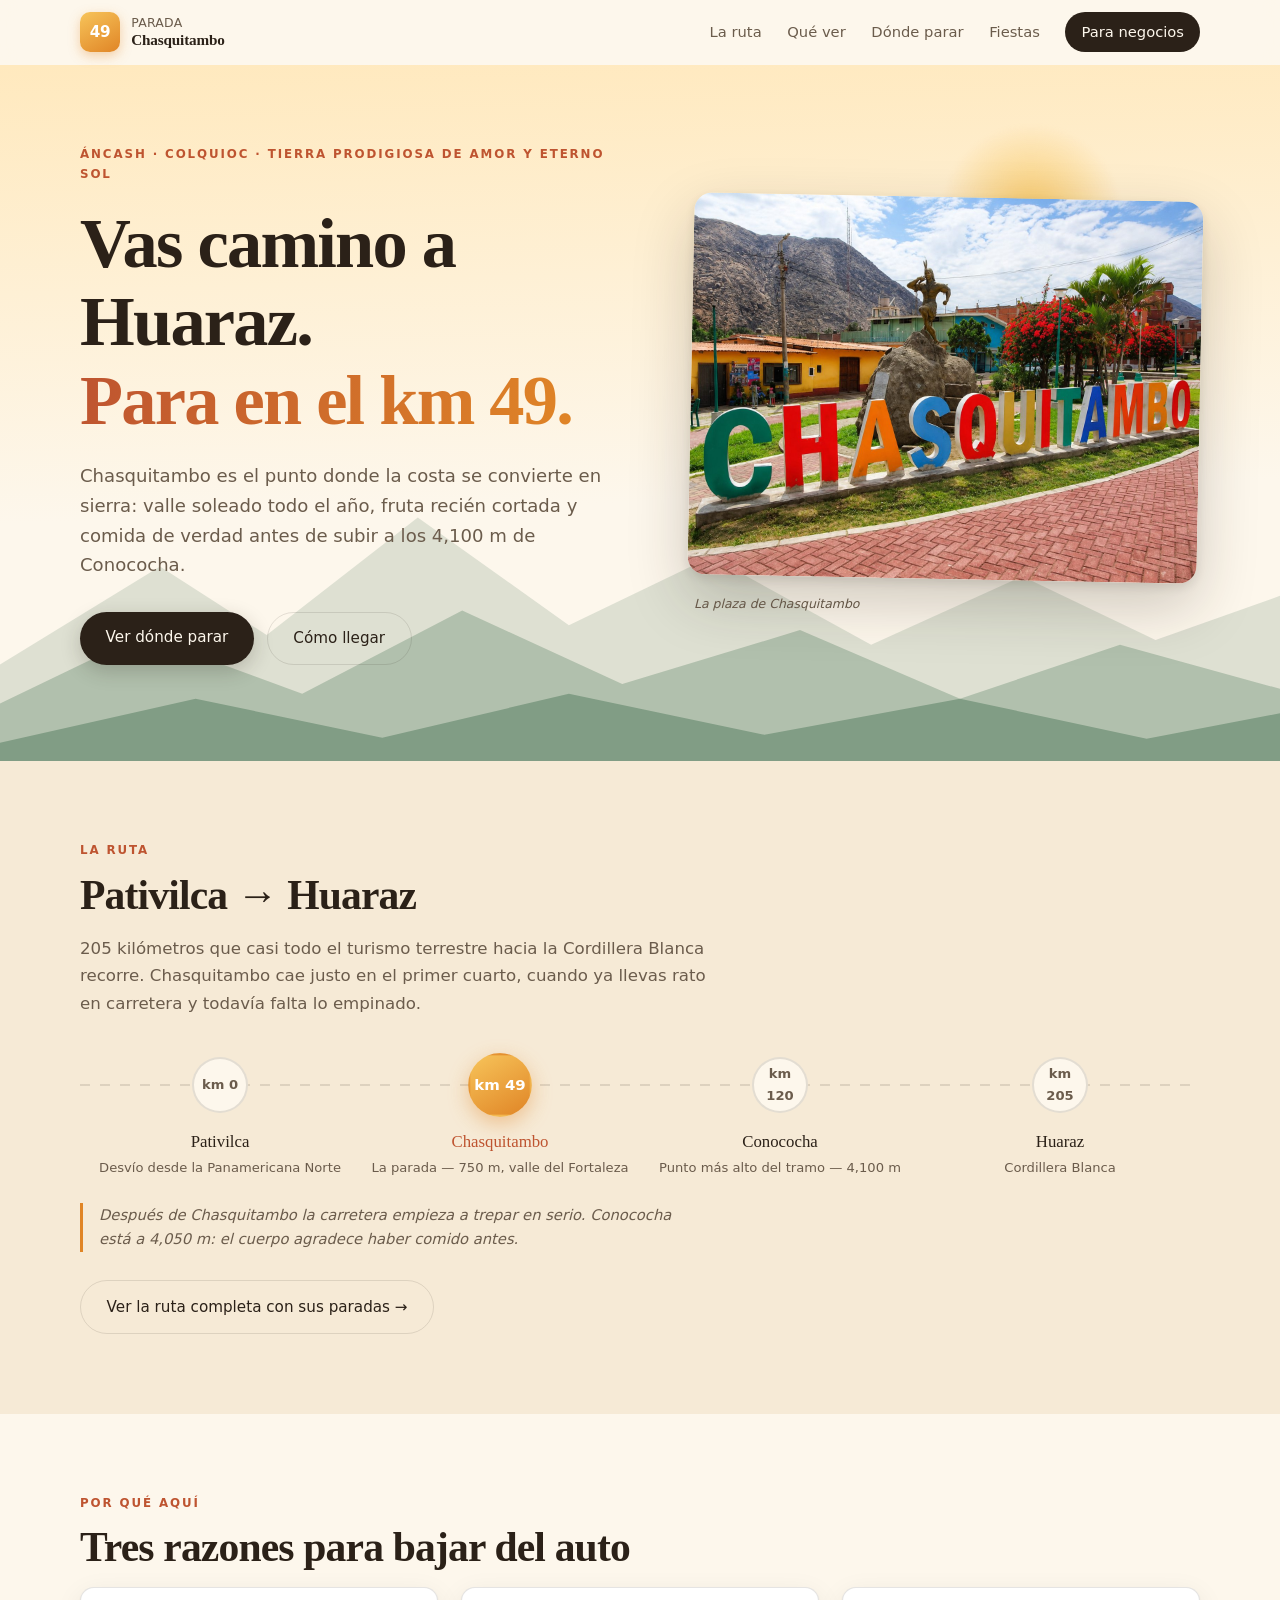
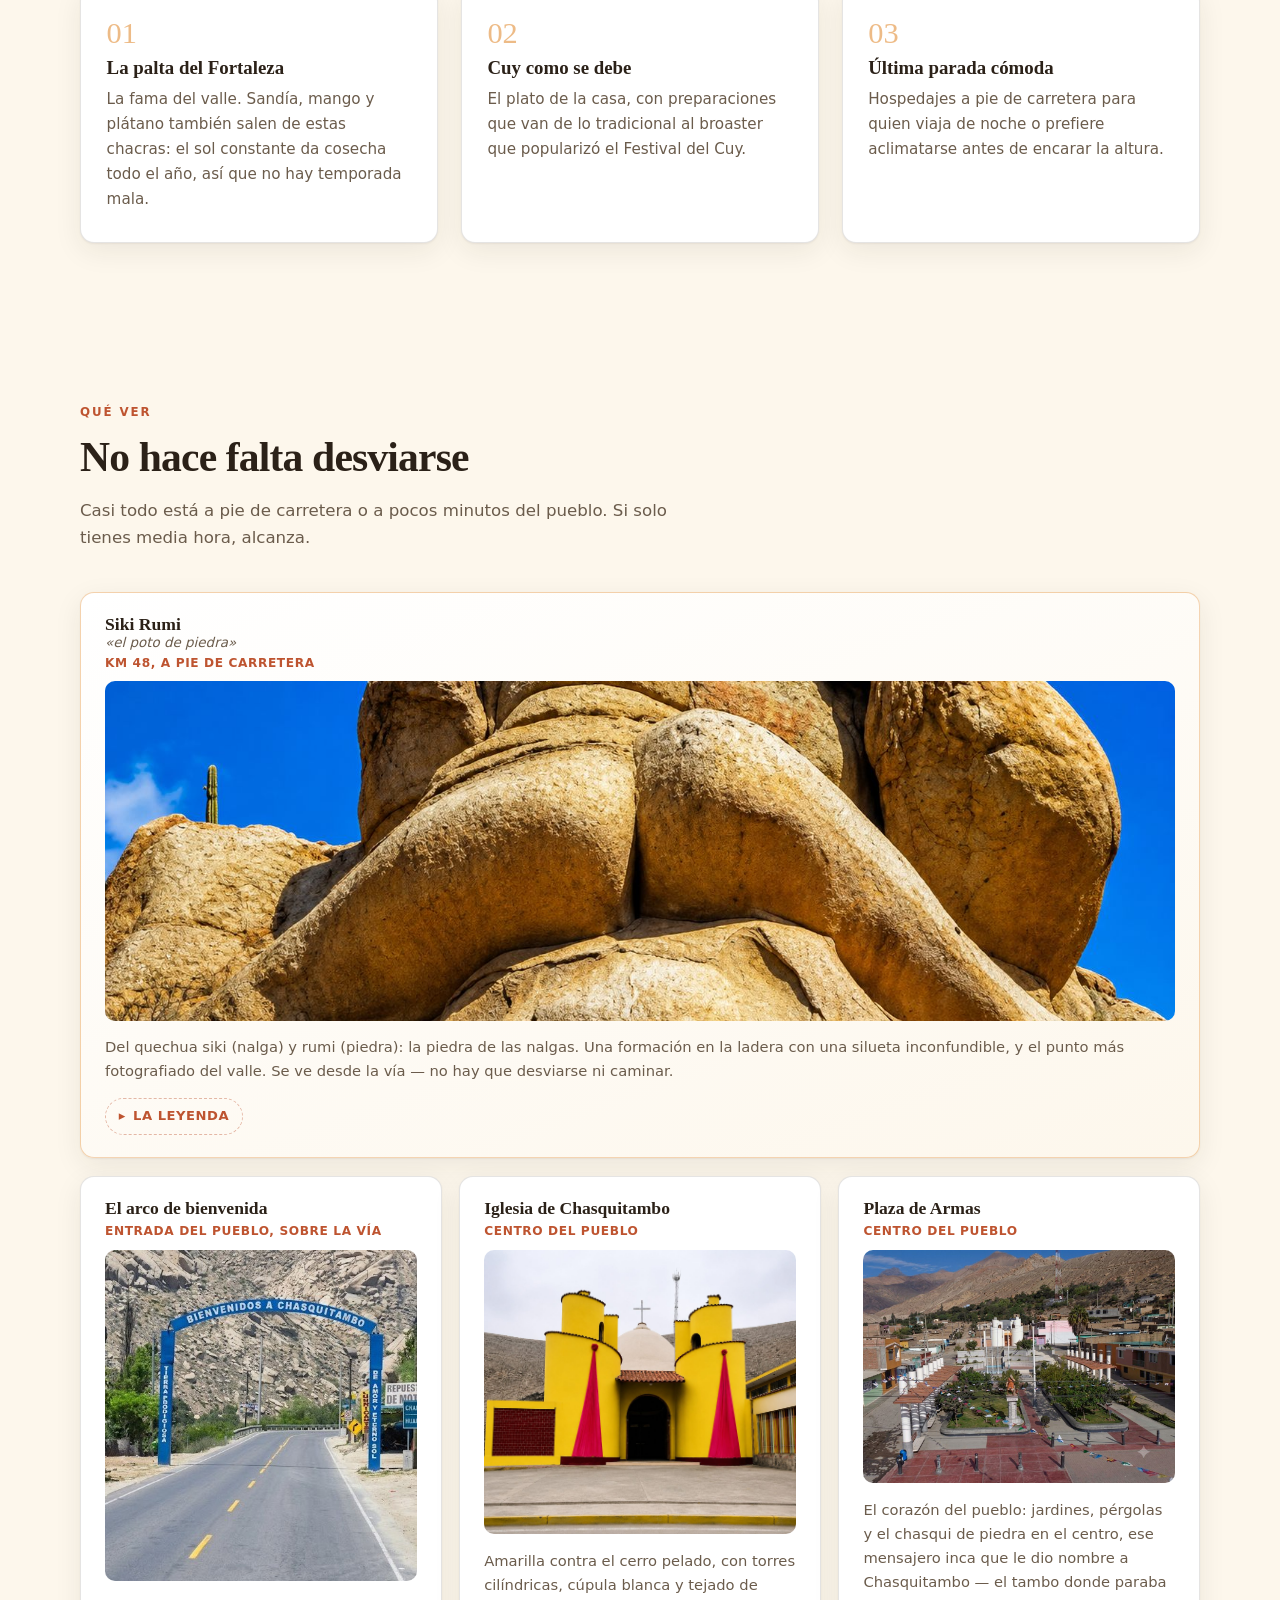
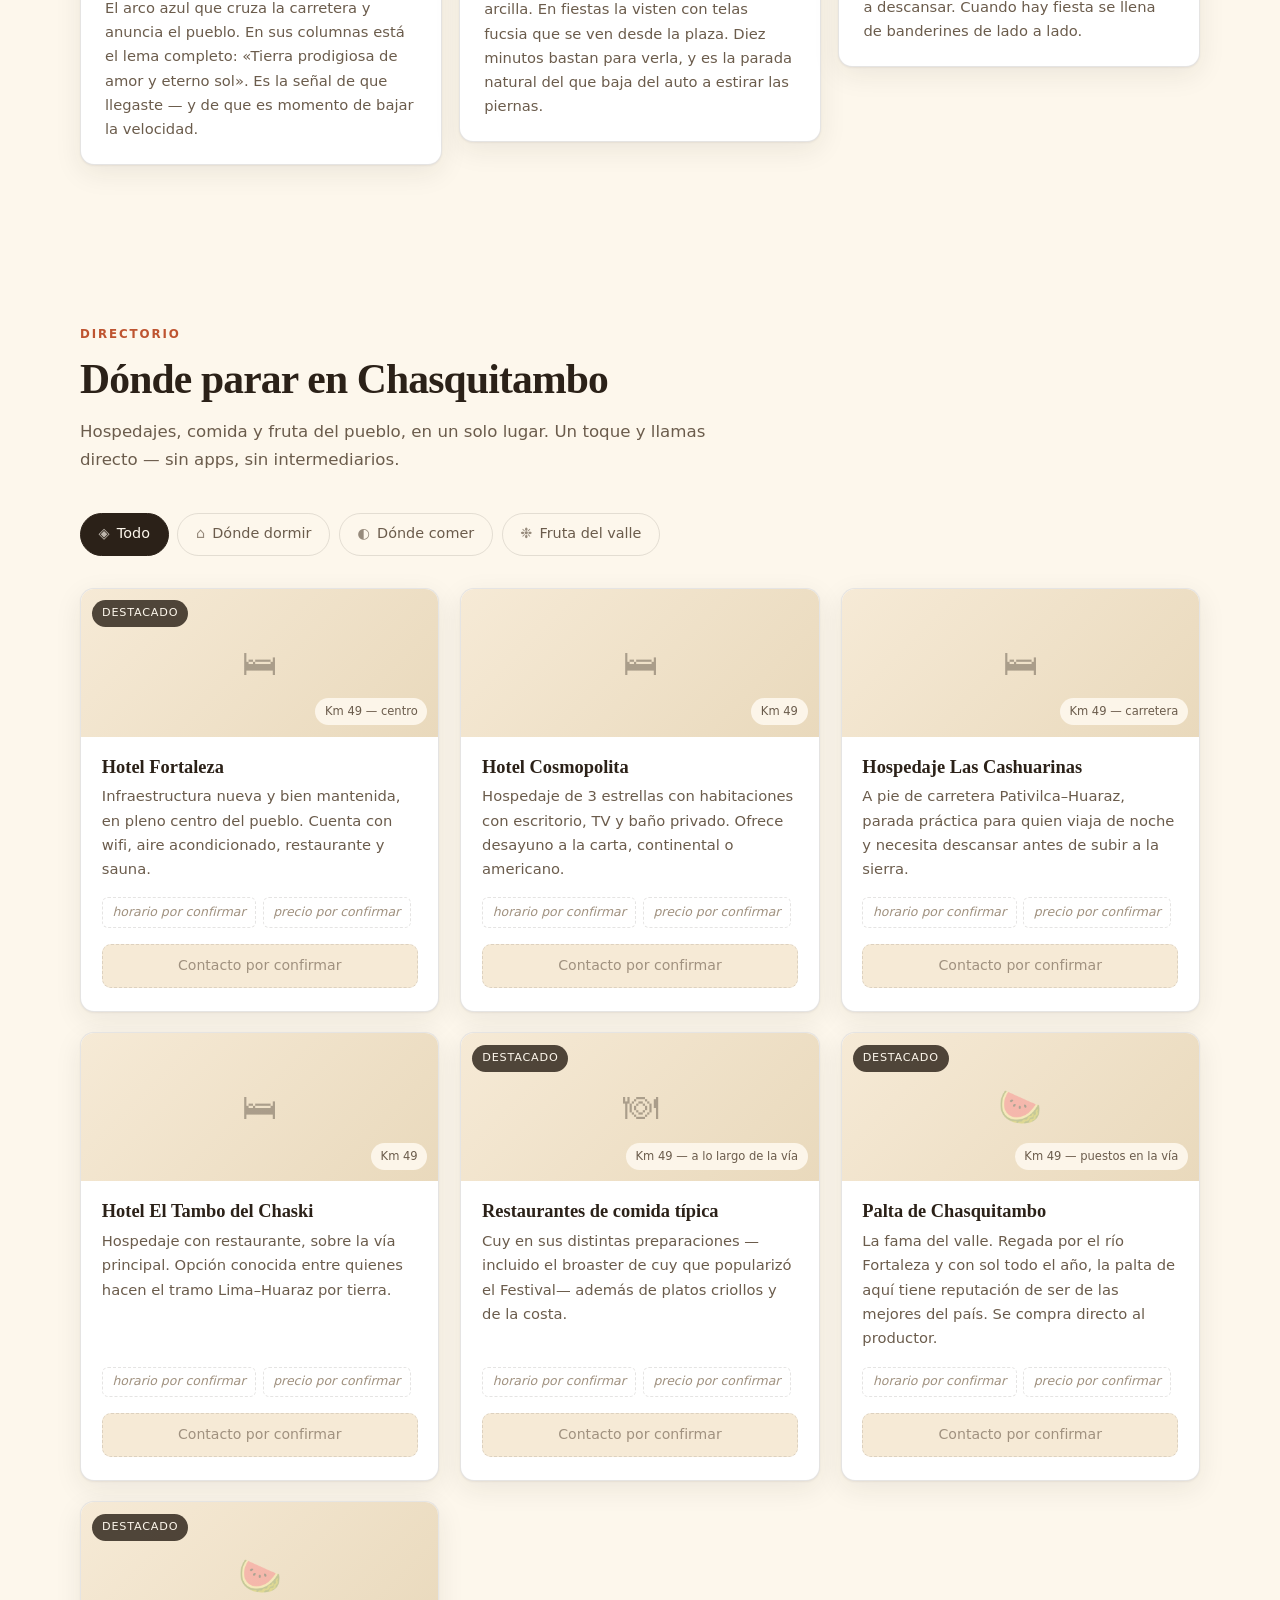
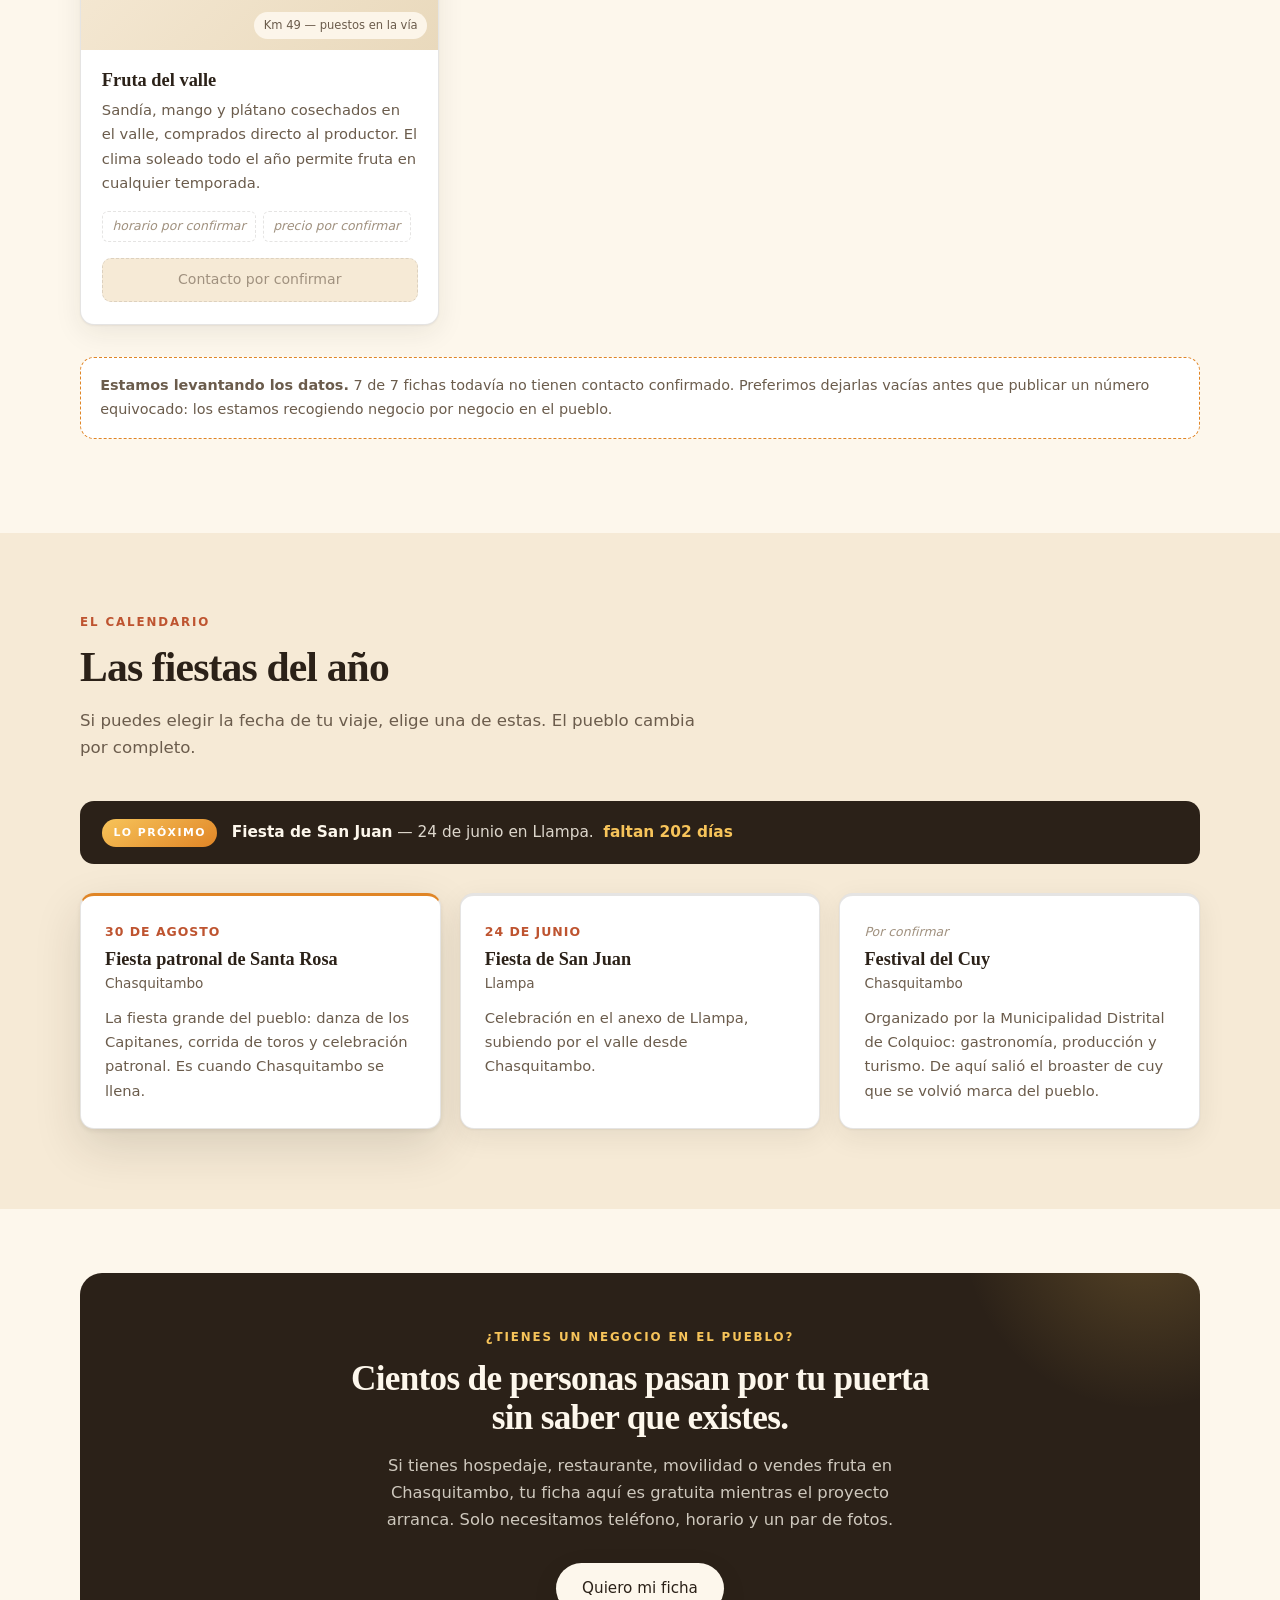
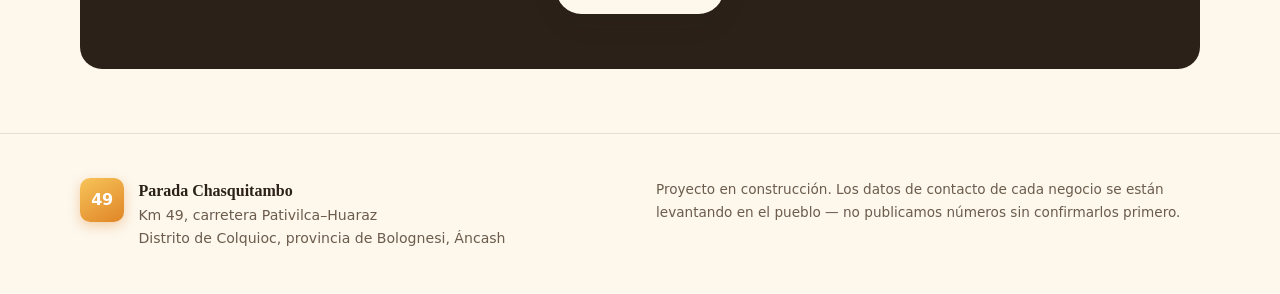
<file: index.html>
<!DOCTYPE html>
<html lang="es-PE">
<head>
<meta charset="UTF-8">
<meta name="viewport" content="width=device-width, initial-scale=1">
<title>Parada Chasquitambo — Km 49, camino a Huaraz</title>
<meta name="description" content="Dónde comer, dormir y comprar fruta fresca en Chasquitambo, km 49 de la carretera Pativilca–Huaraz. La parada obligada camino a la Cordillera Blanca.">
<link rel="stylesheet" href="css/estilos.css">
</head>
<body>

<a class="saltar" href="#directorio">Ir al directorio</a>

<header class="nav" id="nav">
  <div class="contenedor nav__interior">
    <a class="marca" href="#inicio">
      <span class="marca__km">49</span>
      <span class="marca__texto">Parada<br><strong>Chasquitambo</strong></span>
    </a>
    <button class="nav__menu" id="nav-menu" aria-expanded="false" aria-controls="nav-enlaces">
      <span class="nav__barras" aria-hidden="true"><i></i><i></i><i></i></span>
      <span class="nav__menu-texto">Menú</span>
    </button>

    <nav class="nav__enlaces" id="nav-enlaces">
      <a href="ruta.html">La ruta</a>
      <a href="#que-ver">Qué ver</a>
      <a href="#directorio">Dónde parar</a>
      <a href="#festival">Fiestas</a>
      <a href="#negocios" class="nav__cta">Para negocios</a>
    </nav>
  </div>
</header>

<main>

  <!-- ── Hero ───────────────────────────────────────────── -->
  <section class="hero" id="inicio">
    <div class="hero__cielo" aria-hidden="true">
      <div class="hero__sol"></div>
      <svg class="hero__cerros" viewBox="0 0 1440 320" preserveAspectRatio="none">
        <path class="cerro cerro--lejos" d="M0,220 L180,120 L300,190 L470,70 L640,180 L800,110 L980,200 L1150,130 L1300,195 L1440,150 L1440,320 L0,320 Z"/>
        <path class="cerro cerro--medio" d="M0,260 L160,190 L340,250 L520,165 L700,240 L900,185 L1080,255 L1260,200 L1440,245 L1440,320 L0,320 Z"/>
        <path class="cerro cerro--cerca" d="M0,300 L220,255 L430,295 L640,250 L860,292 L1080,255 L1290,296 L1440,270 L1440,320 L0,320 Z"/>
      </svg>
    </div>

    <div class="contenedor hero__contenido">
      <div class="hero__texto">
        <p class="hero__kicker">Áncash · Colquioc · Tierra prodigiosa de amor y eterno sol</p>
        <h1 class="hero__titulo">
          Vas camino a Huaraz.<br>
          <em>Para en el km&nbsp;49.</em>
        </h1>
        <p class="hero__bajada">
          Chasquitambo es el punto donde la costa se convierte en sierra: valle soleado
          todo el año, fruta recién cortada y comida de verdad antes de subir a los
          4,100&nbsp;m de Conococha.
        </p>
        <div class="hero__acciones">
          <a class="boton boton--principal" href="#directorio">Ver dónde parar</a>
          <a class="boton boton--fantasma" href="#ruta">Cómo llegar</a>
        </div>
      </div>

      <figure class="hero__foto">
        <img src="img/chasquitambo.jpg"
             alt="Letras monumentales de Chasquitambo en la plaza, con la estatua del chasqui sobre la roca y los cerros del valle al fondo"
             width="1448" height="1086" fetchpriority="high">
        <figcaption>La plaza de Chasquitambo</figcaption>
      </figure>
    </div>
  </section>

  <!-- ── La ruta ────────────────────────────────────────── -->
  <section class="seccion seccion--ruta" id="ruta">
    <div class="contenedor">
      <p class="seccion__kicker">La ruta</p>
      <h2 class="seccion__titulo">Pativilca → Huaraz</h2>
      <p class="seccion__intro">
        205 kilómetros que casi todo el turismo terrestre hacia la Cordillera Blanca
        recorre. Chasquitambo cae justo en el primer cuarto, cuando ya llevas rato
        en carretera y todavía falta lo empinado.
      </p>

      <ol class="ruta" id="ruta-lista"></ol>

      <p class="ruta__nota">
        Después de Chasquitambo la carretera empieza a trepar en serio. Conococha está
        a 4,050&nbsp;m: el cuerpo agradece haber comido antes.
      </p>

      <p class="ruta__mas">
        <a class="boton boton--fantasma" href="ruta.html">Ver la ruta completa con sus paradas →</a>
      </p>
    </div>
  </section>

  <!-- ── Por qué ────────────────────────────────────────── -->
  <section class="seccion seccion--razones">
    <div class="contenedor">
      <p class="seccion__kicker">Por qué aquí</p>
      <h2 class="seccion__titulo">Tres razones para bajar del auto</h2>

      <div class="razones">
        <article class="razon">
          <span class="razon__num">01</span>
          <h3>La palta del Fortaleza</h3>
          <p>
            La fama del valle. Sandía, mango y plátano también salen de estas chacras:
            el sol constante da cosecha todo el año, así que no hay temporada mala.
          </p>
        </article>
        <article class="razon">
          <span class="razon__num">02</span>
          <h3>Cuy como se debe</h3>
          <p>
            El plato de la casa, con preparaciones que van de lo tradicional al
            broaster que popularizó el Festival del Cuy.
          </p>
        </article>
        <article class="razon">
          <span class="razon__num">03</span>
          <h3>Última parada cómoda</h3>
          <p>
            Hospedajes a pie de carretera para quien viaja de noche o prefiere
            aclimatarse antes de encarar la altura.
          </p>
        </article>
      </div>
    </div>
  </section>

  <!-- ── Qué ver ────────────────────────────────────────── -->
  <section class="seccion seccion--atractivos" id="que-ver">
    <div class="contenedor">
      <p class="seccion__kicker">Qué ver</p>
      <h2 class="seccion__titulo">No hace falta desviarse</h2>
      <p class="seccion__intro">
        Casi todo está a pie de carretera o a pocos minutos del pueblo. Si solo tienes
        media hora, alcanza.
      </p>
      <ul class="atractivos" id="atractivos"></ul>
    </div>
  </section>

  <!-- ── Directorio ─────────────────────────────────────── -->
  <section class="seccion seccion--directorio" id="directorio">
    <div class="contenedor">
      <p class="seccion__kicker">Directorio</p>
      <h2 class="seccion__titulo">Dónde parar en Chasquitambo</h2>
      <p class="seccion__intro">
        Hospedajes, comida y fruta del pueblo, en un solo lugar. Un toque y llamas
        directo — sin apps, sin intermediarios.
      </p>

      <div class="filtros" id="filtros" role="tablist" aria-label="Filtrar por tipo"></div>

      <div class="tarjetas" id="tarjetas"></div>

      <p class="directorio__aviso" id="aviso-datos"></p>
    </div>
  </section>

  <!-- ── Fiestas ────────────────────────────────────────── -->
  <section class="seccion seccion--festival" id="festival">
    <div class="contenedor">
      <p class="seccion__kicker">El calendario</p>
      <h2 class="seccion__titulo">Las fiestas del año</h2>
      <p class="seccion__intro">
        Si puedes elegir la fecha de tu viaje, elige una de estas. El pueblo cambia
        por completo.
      </p>

      <div class="proxima" id="proxima" hidden></div>

      <div class="fiestas" id="fiestas"></div>
    </div>
  </section>

  <!-- ── Para negocios ──────────────────────────────────── -->
  <section class="seccion seccion--negocios" id="negocios">
    <div class="contenedor">
      <div class="cta">
        <p class="seccion__kicker seccion__kicker--claro">¿Tienes un negocio en el pueblo?</p>
        <h2 class="cta__titulo">Cientos de personas pasan por tu puerta<br>sin saber que existes.</h2>
        <p class="cta__texto">
          Si tienes hospedaje, restaurante, movilidad o vendes fruta en Chasquitambo,
          tu ficha aquí es gratuita mientras el proyecto arranca. Solo necesitamos
          teléfono, horario y un par de fotos.
        </p>
        <a class="boton boton--claro" href="#contacto">Quiero mi ficha</a>
      </div>
    </div>
  </section>

</main>

<footer class="pie" id="contacto">
  <div class="contenedor pie__interior">
    <div class="pie__marca">
      <span class="marca__km marca__km--pie">49</span>
      <p>
        <strong>Parada Chasquitambo</strong><br>
        Km 49, carretera Pativilca–Huaraz<br>
        Distrito de Colquioc, provincia de Bolognesi, Áncash
      </p>
    </div>
    <div class="pie__nota">
      <p>
        Proyecto en construcción. Los datos de contacto de cada negocio se están
        levantando en el pueblo — no publicamos números sin confirmarlos primero.
      </p>
    </div>
  </div>
</footer>

<script src="js/datos.js"></script>
<script src="js/main.js"></script>
</body>
</html>
</file>
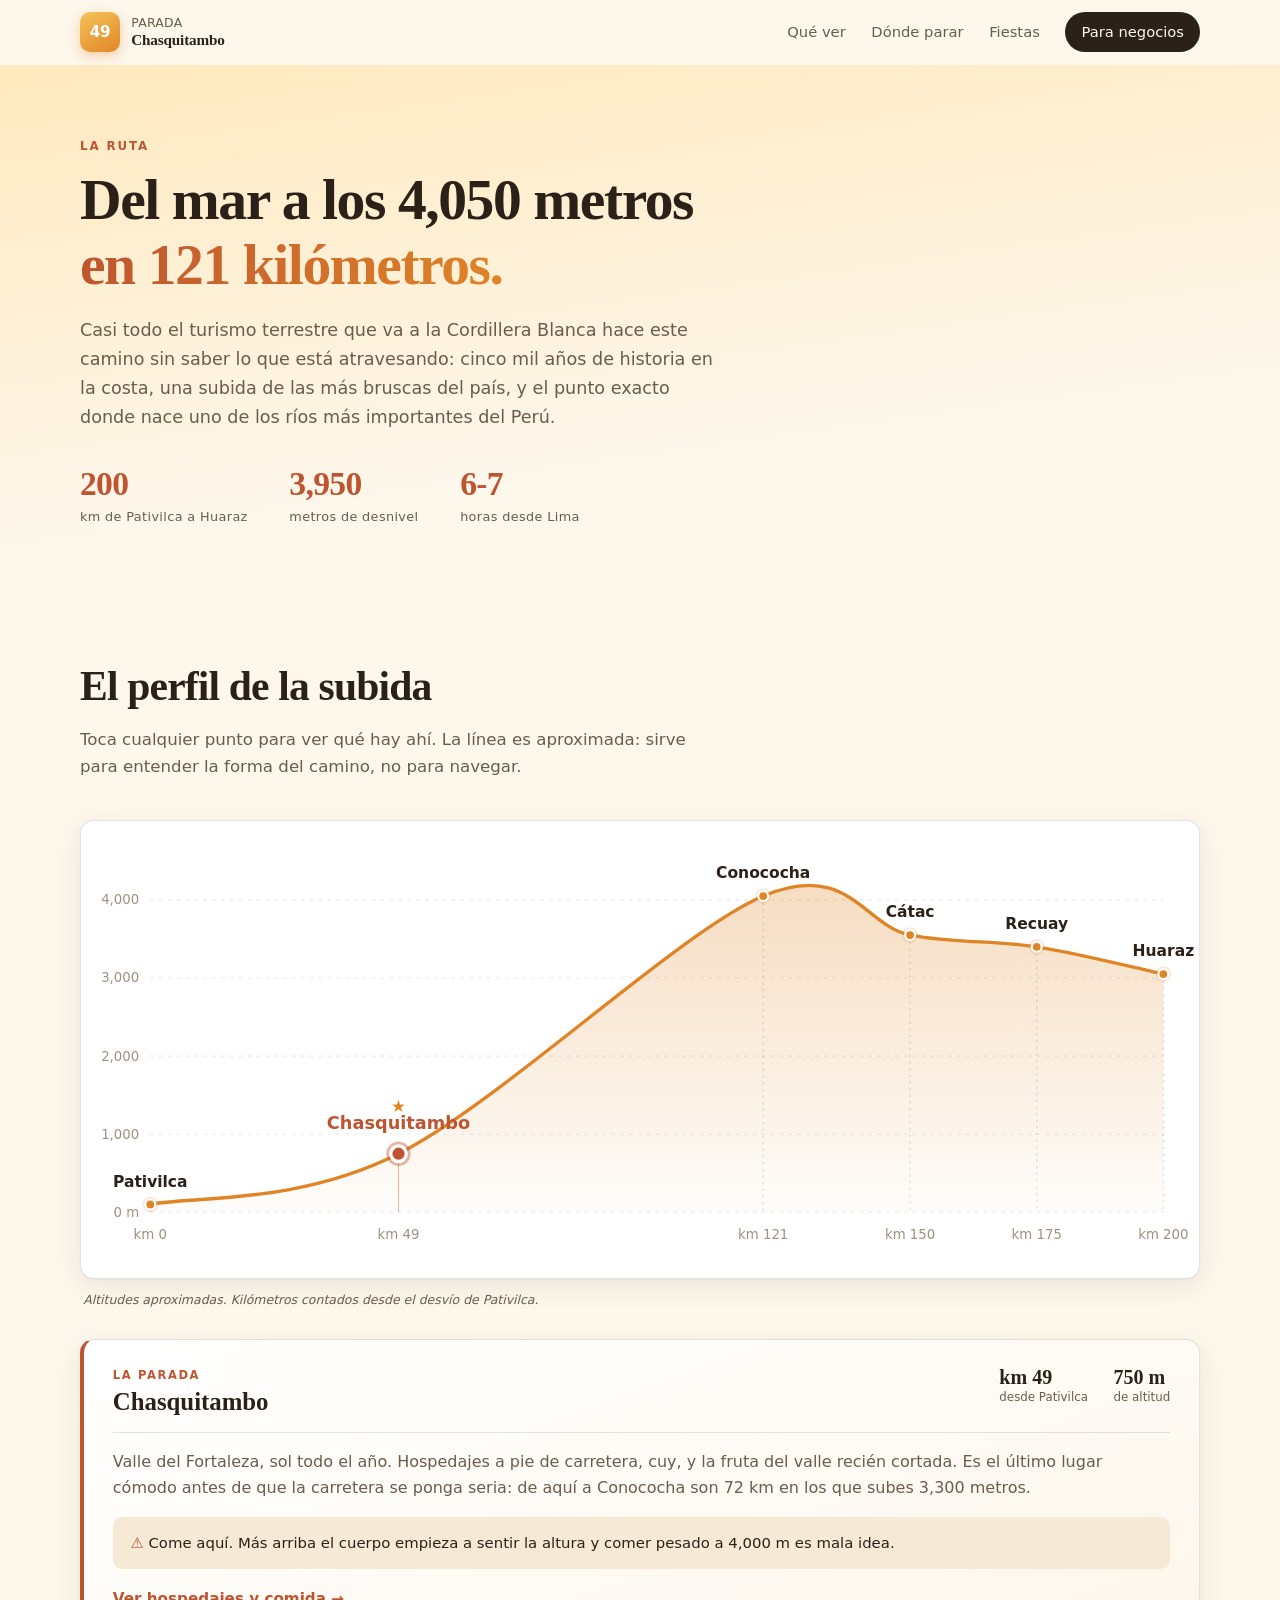
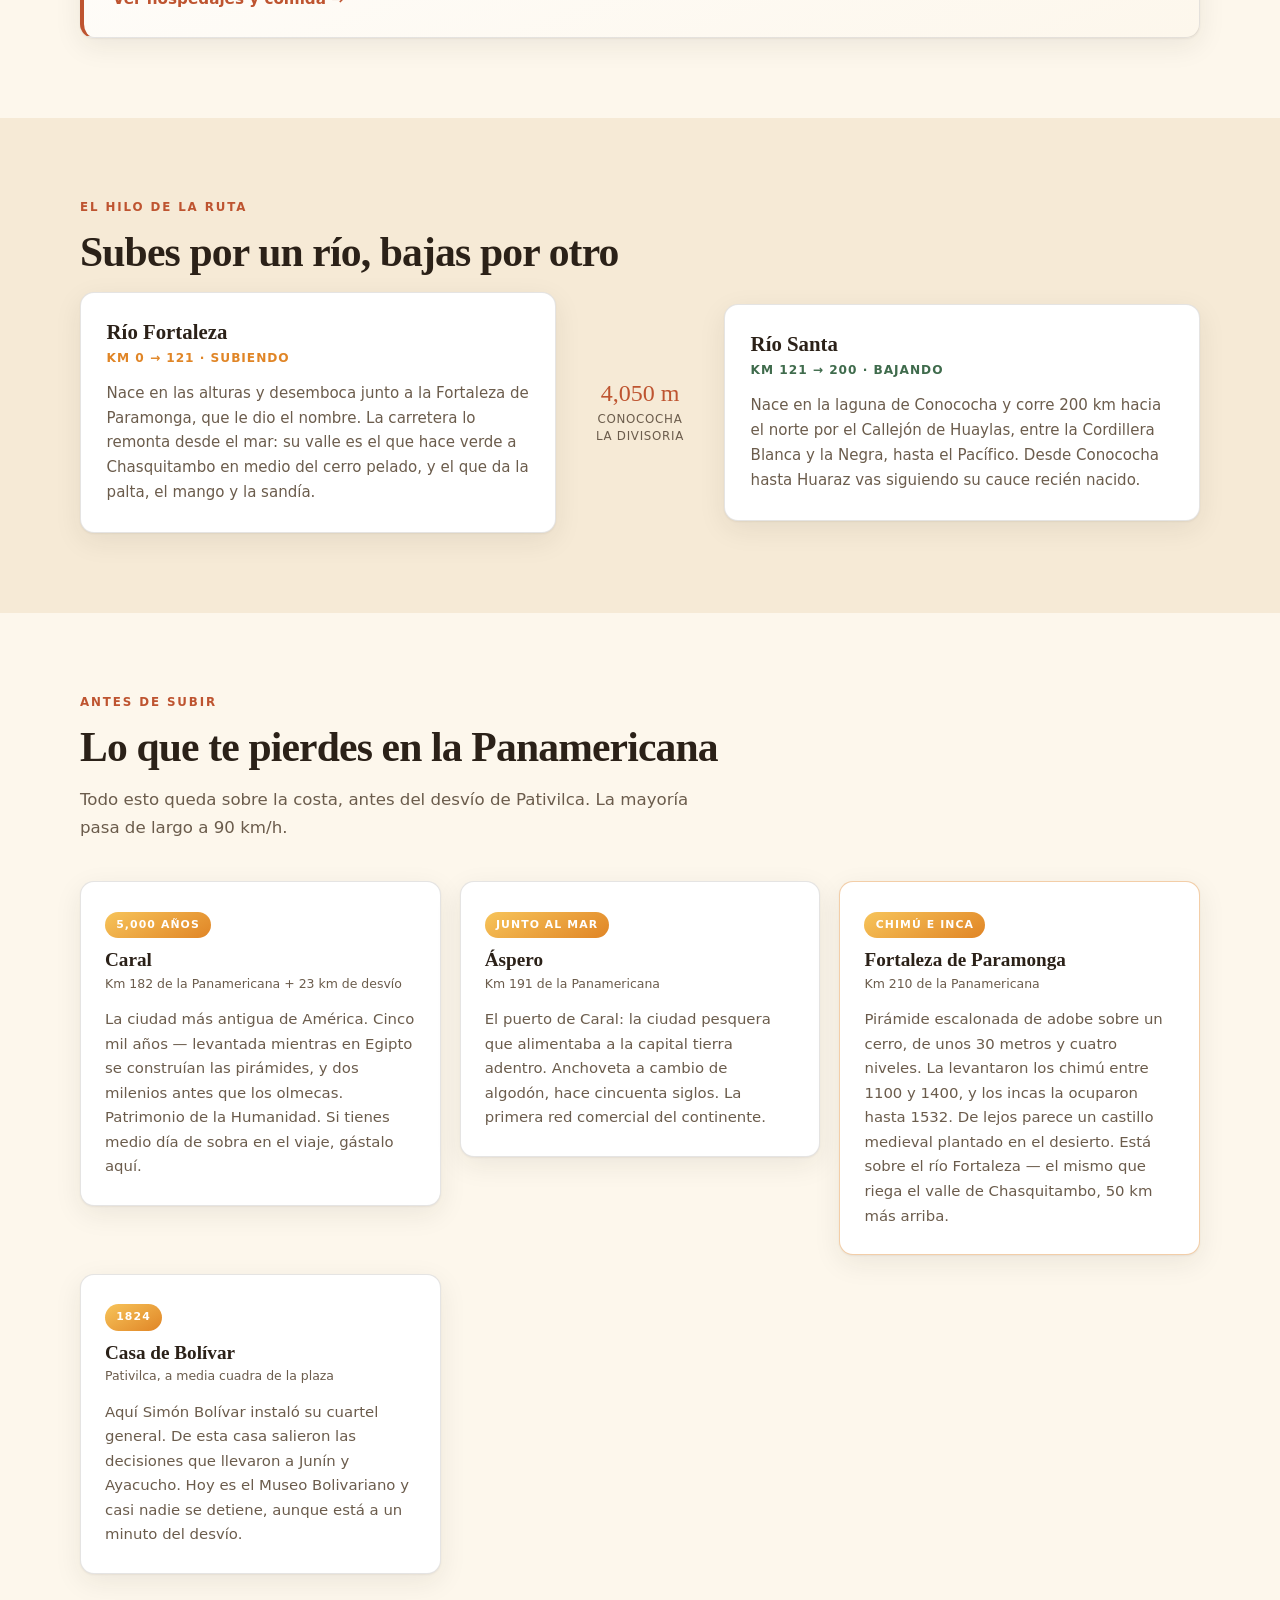
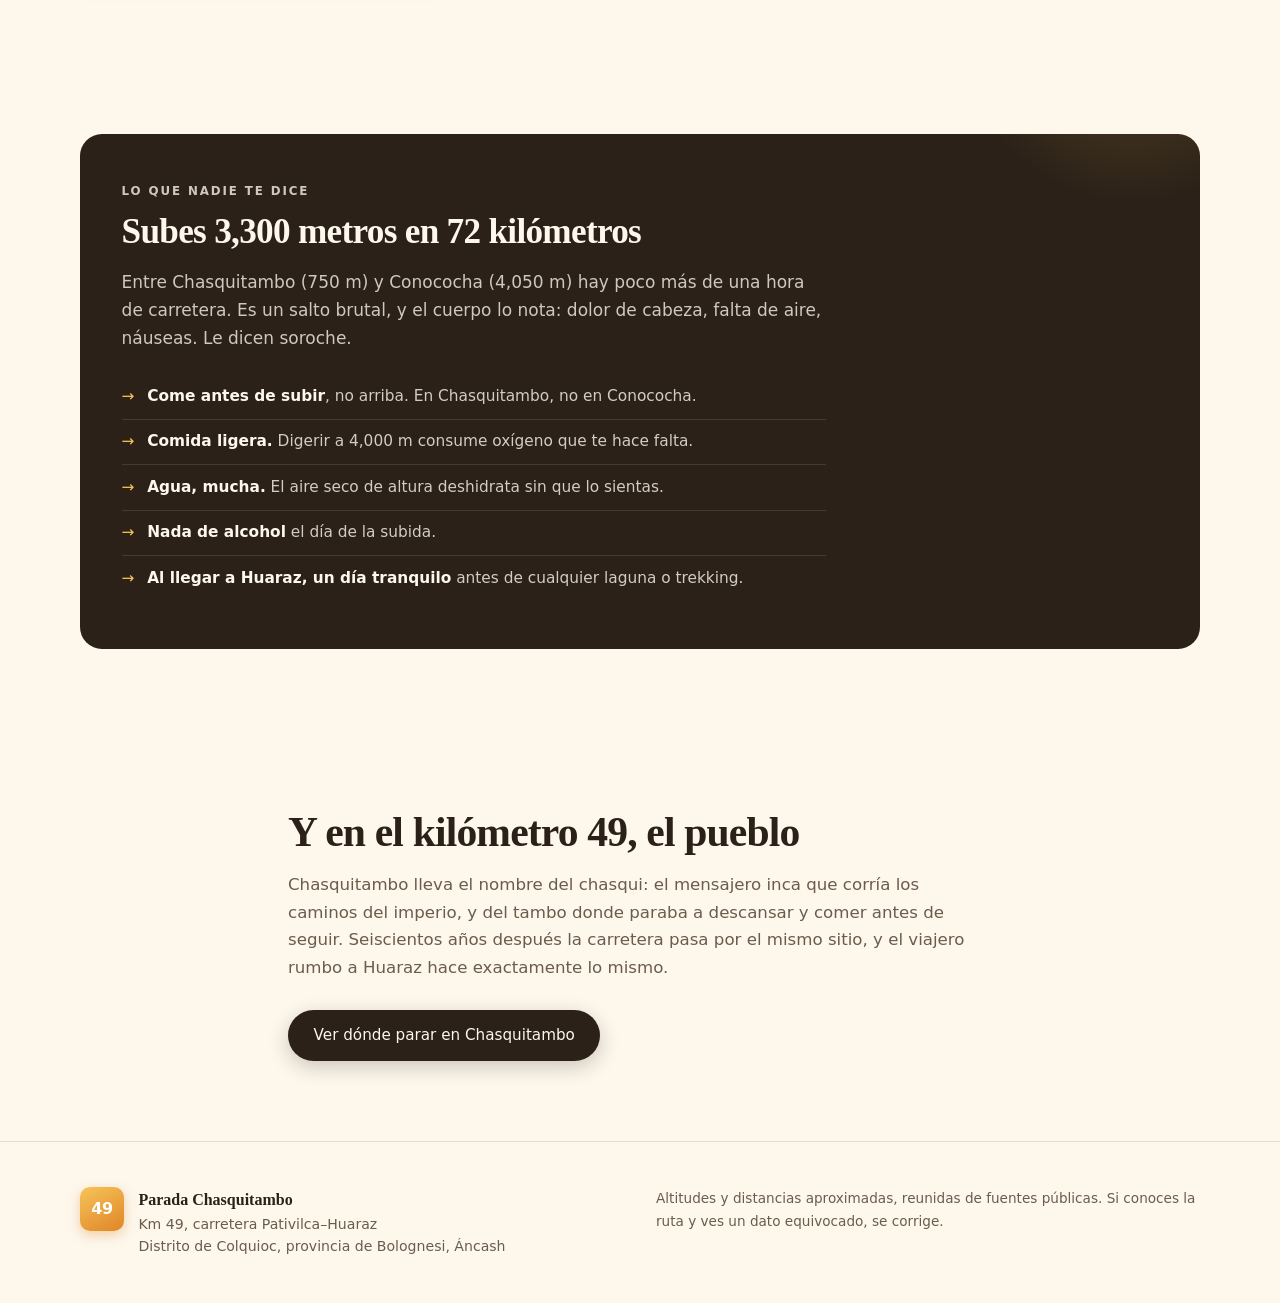
<file: ruta.html>
<!DOCTYPE html>
<html lang="es-PE">
<head>
<meta charset="UTF-8">
<meta name="viewport" content="width=device-width, initial-scale=1">
<title>La ruta Pativilca–Huaraz — del mar a los 4,050 m | Parada Chasquitambo</title>
<meta name="description" content="Los 200 km de Pativilca a Huaraz en perfil de altitud: Caral, la Fortaleza de Paramonga, Chasquitambo, la laguna de Conococha y las Puyas de Raimondi. Dónde parar y por qué.">
<link rel="stylesheet" href="css/estilos.css">
<link rel="stylesheet" href="css/ruta.css">
</head>
<body>

<a class="saltar" href="#perfil">Ir al perfil de la ruta</a>

<header class="nav" id="nav">
  <div class="contenedor nav__interior">
    <a class="marca" href="index.html">
      <span class="marca__km">49</span>
      <span class="marca__texto">Parada<br><strong>Chasquitambo</strong></span>
    </a>

    <button class="nav__menu" id="nav-menu" aria-expanded="false" aria-controls="nav-enlaces">
      <span class="nav__barras" aria-hidden="true"><i></i><i></i><i></i></span>
      <span class="nav__menu-texto">Menú</span>
    </button>

    <nav class="nav__enlaces" id="nav-enlaces">
      <a href="index.html#que-ver">Qué ver</a>
      <a href="index.html#directorio">Dónde parar</a>
      <a href="index.html#festival">Fiestas</a>
      <a href="index.html#negocios" class="nav__cta">Para negocios</a>
    </nav>
  </div>
</header>

<main>

  <!-- ── Portada ────────────────────────────────────────── -->
  <section class="rutaHero">
    <div class="contenedor">
      <p class="seccion__kicker">La ruta</p>
      <h1 class="rutaHero__titulo">Del mar a los 4,050&nbsp;metros<br><em>en 121 kilómetros.</em></h1>
      <p class="rutaHero__bajada">
        Casi todo el turismo terrestre que va a la Cordillera Blanca hace este camino
        sin saber lo que está atravesando: cinco mil años de historia en la costa, una
        subida de las más bruscas del país, y el punto exacto donde nace uno de los
        ríos más importantes del Perú.
      </p>
      <div class="rutaHero__cifras">
        <div class="cifra"><strong>200</strong><span>km de Pativilca a Huaraz</span></div>
        <div class="cifra"><strong>3,950</strong><span>metros de desnivel</span></div>
        <div class="cifra"><strong>6-7</strong><span>horas desde Lima</span></div>
      </div>
    </div>
  </section>

  <!-- ── Perfil de altitud ──────────────────────────────── -->
  <section class="seccion seccion--perfil" id="perfil">
    <div class="contenedor">
      <h2 class="seccion__titulo">El perfil de la subida</h2>
      <p class="seccion__intro">
        Toca cualquier punto para ver qué hay ahí. La línea es aproximada: sirve para
        entender la forma del camino, no para navegar.
      </p>

      <figure class="perfil">
        <div class="perfil__lienzo">
          <svg id="grafico" viewBox="0 0 1000 400" preserveAspectRatio="xMidYMid meet"
               role="img" aria-label="Perfil de altitud de la carretera Pativilca-Huaraz"></svg>
        </div>
        <figcaption class="perfil__pie">
          Altitudes aproximadas. Kilómetros contados desde el desvío de Pativilca.
        </figcaption>
      </figure>

      <div class="detalle" id="detalle" aria-live="polite"></div>
    </div>
  </section>

  <!-- ── Los dos ríos ───────────────────────────────────── -->
  <section class="seccion seccion--rios">
    <div class="contenedor">
      <p class="seccion__kicker">El hilo de la ruta</p>
      <h2 class="seccion__titulo">Subes por un río, bajas por otro</h2>
      <div class="rios">
        <article class="rio rio--sube">
          <h3>Río Fortaleza</h3>
          <p class="rio__tramo">Km 0 → 121 · subiendo</p>
          <p>
            Nace en las alturas y desemboca junto a la Fortaleza de Paramonga, que le
            dio el nombre. La carretera lo remonta desde el mar: su valle es el que
            hace verde a Chasquitambo en medio del cerro pelado, y el que da la palta,
            el mango y la sandía.
          </p>
        </article>

        <div class="rios__divisoria" aria-hidden="true">
          <span>4,050 m</span>
          <p>Conococha<br>la divisoria</p>
        </div>

        <article class="rio rio--baja">
          <h3>Río Santa</h3>
          <p class="rio__tramo">Km 121 → 200 · bajando</p>
          <p>
            Nace en la laguna de Conococha y corre 200 km hacia el norte por el
            Callejón de Huaylas, entre la Cordillera Blanca y la Negra, hasta el
            Pacífico. Desde Conococha hasta Huaraz vas siguiendo su cauce recién nacido.
          </p>
        </article>
      </div>
    </div>
  </section>

  <!-- ── Antes del desvío ───────────────────────────────── -->
  <section class="seccion seccion--antes">
    <div class="contenedor">
      <p class="seccion__kicker">Antes de subir</p>
      <h2 class="seccion__titulo">Lo que te pierdes en la Panamericana</h2>
      <p class="seccion__intro">
        Todo esto queda sobre la costa, antes del desvío de Pativilca. La mayoría pasa
        de largo a 90 km/h.
      </p>
      <div class="antes" id="antes"></div>
    </div>
  </section>

  <!-- ── Altura ─────────────────────────────────────────── -->
  <section class="seccion seccion--altura">
    <div class="contenedor">
      <div class="altura">
        <p class="seccion__kicker seccion__kicker--claro">Lo que nadie te dice</p>
        <h2 class="altura__titulo">Subes 3,300 metros en 72 kilómetros</h2>
        <p>
          Entre Chasquitambo (750&nbsp;m) y Conococha (4,050&nbsp;m) hay poco más de una
          hora de carretera. Es un salto brutal, y el cuerpo lo nota: dolor de cabeza,
          falta de aire, náuseas. Le dicen soroche.
        </p>
        <ul class="altura__lista">
          <li><strong>Come antes de subir</strong>, no arriba. En Chasquitambo, no en Conococha.</li>
          <li><strong>Comida ligera.</strong> Digerir a 4,000 m consume oxígeno que te hace falta.</li>
          <li><strong>Agua, mucha.</strong> El aire seco de altura deshidrata sin que lo sientas.</li>
          <li><strong>Nada de alcohol</strong> el día de la subida.</li>
          <li><strong>Al llegar a Huaraz, un día tranquilo</strong> antes de cualquier laguna o trekking.</li>
        </ul>
      </div>
    </div>
  </section>

  <!-- ── Cierre ─────────────────────────────────────────── -->
  <section class="seccion seccion--cierre">
    <div class="contenedor cierre">
      <h2 class="seccion__titulo">Y en el kilómetro 49, el pueblo</h2>
      <p>
        Chasquitambo lleva el nombre del chasqui: el mensajero inca que corría los
        caminos del imperio, y del tambo donde paraba a descansar y comer antes de
        seguir. Seiscientos años después la carretera pasa por el mismo sitio, y el
        viajero rumbo a Huaraz hace exactamente lo mismo.
      </p>
      <a class="boton boton--principal" href="index.html#directorio">Ver dónde parar en Chasquitambo</a>
    </div>
  </section>

</main>

<footer class="pie">
  <div class="contenedor pie__interior">
    <div class="pie__marca">
      <span class="marca__km marca__km--pie">49</span>
      <p>
        <strong>Parada Chasquitambo</strong><br>
        Km 49, carretera Pativilca–Huaraz<br>
        Distrito de Colquioc, provincia de Bolognesi, Áncash
      </p>
    </div>
    <div class="pie__nota">
      <p>
        Altitudes y distancias aproximadas, reunidas de fuentes públicas. Si conoces
        la ruta y ves un dato equivocado, se corrige.
      </p>
    </div>
  </div>
</footer>

<script src="js/ruta-datos.js"></script>
<script src="js/ruta.js"></script>
</body>
</html>
</file>
<file: css/estilos.css>
/* ============================================================
   Parada Chasquitambo
   Paleta: "tierra de eterno sol" — crema, ámbar, verde de valle
   ============================================================ */

:root {
  --crema:        #FDF7EC;
  --crema-hondo:  #F6EAD6;
  --tinta:        #2B2118;
  --tinta-suave:  #6B5C4C;
  --ambar:        #E08526;
  --ambar-claro:  #F5B45C;
  --sol:          #F7C45A;
  --terracota:    #BE5430;
  --valle:        #3F6B4C;
  --linea:        rgba(43, 33, 24, .12);

  --ancho:        1120px;
  --radio:        14px;
  --sombra:       0 1px 2px rgba(43,33,24,.06), 0 8px 28px rgba(43,33,24,.08);
  --sombra-alta:  0 2px 4px rgba(43,33,24,.08), 0 18px 48px rgba(43,33,24,.14);

  --serif: "Iowan Old Style", "Palatino Linotype", Palatino, Georgia, serif;
  --sans:  ui-sans-serif, system-ui, -apple-system, "Segoe UI", Roboto, sans-serif;
}

*, *::before, *::after { box-sizing: border-box; }

html { scroll-behavior: smooth; scroll-padding-top: 84px; }

body {
  margin: 0;
  background: var(--crema);
  color: var(--tinta);
  font-family: var(--sans);
  font-size: 17px;
  line-height: 1.65;
  -webkit-font-smoothing: antialiased;
}

h1, h2, h3 { font-family: var(--serif); font-weight: 600; line-height: 1.12; margin: 0; }
p { margin: 0 0 1em; }
a { color: inherit; }

.contenedor {
  width: min(100% - 2.5rem, var(--ancho));
  margin-inline: auto;
}

.saltar {
  position: absolute; left: -9999px;
  background: var(--tinta); color: var(--crema);
  padding: .7rem 1.1rem; border-radius: 0 0 8px 0; z-index: 100;
}
.saltar:focus { left: 0; top: 0; }

/* ── Navegación ─────────────────────────────────────────── */

.nav {
  position: sticky; top: 0; z-index: 50;
  background: rgba(253, 247, 236, .86);
  backdrop-filter: blur(12px);
  border-bottom: 1px solid transparent;
  transition: border-color .25s, box-shadow .25s;
}
.nav--pegado {
  border-bottom-color: var(--linea);
  box-shadow: 0 6px 24px rgba(43,33,24,.06);
}

.nav__interior {
  display: flex; align-items: center; justify-content: space-between;
  gap: 1.5rem; padding: .75rem 0;
}

.marca {
  display: flex; align-items: center; gap: .7rem;
  text-decoration: none; color: inherit;
}
.marca__km {
  display: grid; place-items: center;
  width: 40px; height: 40px; flex: none;
  border-radius: 10px;
  background: linear-gradient(150deg, var(--sol), var(--ambar));
  color: #fff; font-weight: 700; font-size: .95rem;
  letter-spacing: -.02em;
  box-shadow: 0 4px 12px rgba(224,133,38,.35);
}
.marca__texto {
  font-size: .78rem; line-height: 1.2; letter-spacing: .02em;
  color: var(--tinta-suave); text-transform: uppercase;
}
.marca__texto strong {
  font-size: .95rem; letter-spacing: -.01em;
  color: var(--tinta); text-transform: none;
  font-family: var(--serif);
}

.nav__enlaces { display: flex; align-items: center; gap: 1.6rem; }
.nav__enlaces a {
  text-decoration: none; font-size: .92rem; color: var(--tinta-suave);
  transition: color .18s;
}
.nav__enlaces a:hover { color: var(--tinta); }
.nav__cta {
  background: var(--tinta); color: var(--crema) !important;
  padding: .5rem 1rem; border-radius: 999px;
}
.nav__cta:hover { background: var(--terracota); }

/* Botón de menú: solo existe en pantallas chicas. */
.nav__menu {
  display: none;
  align-items: center; gap: .55rem;
  background: transparent; border: 1px solid var(--linea);
  border-radius: 999px; padding: .5rem .95rem;
  font: inherit; font-size: .88rem; color: var(--tinta);
  cursor: pointer; transition: border-color .18s;
}
.nav__menu:hover { border-color: var(--tinta); }

.nav__barras {
  display: grid; gap: 3.5px; width: 16px;
}
.nav__barras i {
  display: block; height: 2px; background: currentColor; border-radius: 2px;
  transition: transform .22s, opacity .18s;
}
.nav__menu[aria-expanded="true"] .nav__barras i:nth-child(1) { transform: translateY(5.5px) rotate(45deg); }
.nav__menu[aria-expanded="true"] .nav__barras i:nth-child(2) { opacity: 0; }
.nav__menu[aria-expanded="true"] .nav__barras i:nth-child(3) { transform: translateY(-5.5px) rotate(-45deg); }

@media (max-width: 720px) {
  .nav__interior { position: relative; }
  .nav__menu { display: inline-flex; }

  .nav__enlaces {
    position: absolute; top: calc(100% + .6rem); right: 0; left: 0;
    flex-direction: column; align-items: stretch; gap: 0;
    background: var(--crema); border: 1px solid var(--linea);
    border-radius: var(--radio); box-shadow: var(--sombra-alta);
    padding: .5rem; overflow: hidden;

    /* cerrado por defecto */
    opacity: 0; visibility: hidden; transform: translateY(-8px);
    transition: opacity .18s, transform .18s, visibility .18s;
  }
  .nav__enlaces--abierto {
    opacity: 1; visibility: visible; transform: translateY(0);
  }

  .nav__enlaces a {
    padding: .85rem 1rem; border-radius: 9px; font-size: 1rem;
    color: var(--tinta);
  }
  .nav__enlaces a:hover { background: var(--crema-hondo); }

  .nav__cta {
    margin-top: .35rem; text-align: center;
    color: var(--crema) !important;
  }
}

/* ── Hero ───────────────────────────────────────────────── */

.hero { position: relative; overflow: hidden; padding: 5rem 0 6rem; }

.hero__cielo {
  position: absolute; inset: 0; z-index: 0;
  background: linear-gradient(178deg, #FFE9BE 0%, #FDF7EC 62%);
}
.hero__sol {
  position: absolute; top: 8%; right: 12%;
  width: 190px; height: 190px; border-radius: 50%;
  background: radial-gradient(circle, rgba(247,196,90,.9), rgba(247,196,90,0) 68%);
  filter: blur(2px);
}
.hero__cerros {
  position: absolute; bottom: -1px; left: 0; width: 100%; height: 45%;
}
.cerro--lejos  { fill: rgba(63,107,76,.16); }
.cerro--medio  { fill: rgba(63,107,76,.28); }
.cerro--cerca  { fill: rgba(63,107,76,.42); }

.hero__contenido {
  position: relative; z-index: 1;
  display: grid; grid-template-columns: 1.05fr .95fr;
  gap: 3rem; align-items: center;
}
.hero__texto { max-width: 34rem; }

.hero__foto { margin: 0; }
.hero__foto img {
  display: block; width: 100%; height: auto;
  border-radius: 18px;
  box-shadow: 0 4px 10px rgba(43,33,24,.10), 0 24px 60px rgba(43,33,24,.22);
  transform: rotate(1.1deg);
}
.hero__foto figcaption {
  margin-top: .95rem; padding-left: .2rem;
  font-size: .78rem; color: var(--tinta-suave); font-style: italic;
}

@media (max-width: 900px) {
  .hero__contenido { grid-template-columns: 1fr; gap: 2.4rem; }
  .hero__texto { max-width: none; }
  .hero__foto img { transform: none; }
}

.hero__kicker {
  font-size: .74rem; letter-spacing: .16em; text-transform: uppercase;
  color: var(--terracota); font-weight: 600; margin-bottom: 1.2rem;
}

.hero__titulo {
  font-size: clamp(2.6rem, 6.5vw, 4.4rem);
  letter-spacing: -.025em; margin-bottom: 1.3rem;
}
.hero__titulo em {
  font-style: normal;
  background: linear-gradient(105deg, var(--terracota), var(--ambar));
  -webkit-background-clip: text; background-clip: text; color: transparent;
}

.hero__bajada {
  font-size: 1.13rem; color: var(--tinta-suave); max-width: 34rem;
  margin-bottom: 2rem;
}

.hero__acciones { display: flex; flex-wrap: wrap; gap: .8rem; }

.boton {
  display: inline-block; text-decoration: none;
  padding: .82rem 1.6rem; border-radius: 999px;
  font-size: .95rem; font-weight: 500;
  transition: transform .18s, box-shadow .18s, background .18s;
}
.boton:hover { transform: translateY(-2px); }

.boton--principal {
  background: var(--tinta); color: var(--crema);
  box-shadow: 0 6px 20px rgba(43,33,24,.22);
}
.boton--principal:hover { background: var(--terracota); box-shadow: 0 10px 28px rgba(190,84,48,.32); }

.boton--fantasma { border: 1px solid var(--linea); color: var(--tinta); }
.boton--fantasma:hover { border-color: var(--tinta); }

.boton--claro { background: var(--crema); color: var(--tinta); box-shadow: var(--sombra); }
.boton--claro:hover { background: #fff; }

/* ── Secciones ──────────────────────────────────────────── */

.seccion { padding: 5rem 0; }

.seccion__kicker {
  font-size: .74rem; letter-spacing: .16em; text-transform: uppercase;
  color: var(--terracota); font-weight: 600; margin-bottom: .7rem;
}
.seccion__kicker--claro { color: var(--sol); }

.seccion__titulo {
  font-size: clamp(1.85rem, 3.6vw, 2.6rem);
  letter-spacing: -.02em; margin-bottom: 1rem;
}

.seccion__intro {
  color: var(--tinta-suave); max-width: 40rem; font-size: 1.04rem;
  margin-bottom: 2.5rem;
}

/* ── Ruta ───────────────────────────────────────────────── */

.seccion--ruta { background: var(--crema-hondo); }

.ruta {
  list-style: none; margin: 0 0 1.6rem; padding: 0;
  display: grid; grid-template-columns: repeat(4, 1fr); gap: 0;
  position: relative;
}
.ruta::before {
  content: ""; position: absolute; left: 0; right: 0; top: 27px; height: 2px;
  background: repeating-linear-gradient(90deg, var(--linea) 0 10px, transparent 10px 20px);
}

.hito { position: relative; padding: 0 .6rem; text-align: center; }

.hito__punto {
  position: relative; z-index: 1;
  width: 56px; height: 56px; margin: 0 auto .9rem;
  display: grid; place-items: center; border-radius: 50%;
  background: var(--crema); border: 2px solid var(--linea);
  font-size: .82rem; font-weight: 700; color: var(--tinta-suave);
}
.hito--aqui .hito__punto {
  background: linear-gradient(150deg, var(--sol), var(--ambar));
  border-color: transparent; color: #fff;
  box-shadow: 0 6px 18px rgba(224,133,38,.4);
  transform: scale(1.14);
}

.hito__lugar { font-family: var(--serif); font-size: 1.05rem; margin-bottom: .2rem; }
.hito--aqui .hito__lugar { color: var(--terracota); }
.hito__nota { font-size: .82rem; color: var(--tinta-suave); line-height: 1.45; margin: 0; }

.ruta__nota {
  font-size: .92rem; color: var(--tinta-suave); font-style: italic;
  border-left: 3px solid var(--ambar); padding-left: 1rem; max-width: 38rem;
  margin: 0 0 1.8rem;
}
.ruta__mas { margin: 0; }

@media (max-width: 700px) {
  .ruta { grid-template-columns: 1fr; gap: 1.5rem; }
  .ruta::before { display: none; }
  .hito { display: grid; grid-template-columns: 56px 1fr; gap: 1rem; text-align: left; padding: 0; }
  .hito__punto { margin: 0; }
  .hito--aqui .hito__punto { transform: none; }
}

/* ── Razones ────────────────────────────────────────────── */

.razones {
  display: grid; gap: 1.4rem;
  grid-template-columns: repeat(auto-fit, minmax(255px, 1fr));
}
.razon {
  background: #fff; border: 1px solid var(--linea); border-radius: var(--radio);
  padding: 1.9rem 1.6rem; box-shadow: var(--sombra);
  transition: transform .2s, box-shadow .2s;
}
.razon:hover { transform: translateY(-3px); box-shadow: var(--sombra-alta); }
.razon__num {
  display: block; font-family: var(--serif); font-size: 1.9rem;
  color: var(--ambar); opacity: .55; margin-bottom: .5rem; line-height: 1;
}
.razon h3 { font-size: 1.18rem; margin-bottom: .55rem; }
.razon p { color: var(--tinta-suave); font-size: .95rem; margin: 0; }

/* ── Filtros ────────────────────────────────────────────── */

.filtros { display: flex; flex-wrap: wrap; gap: .55rem; margin-bottom: 2rem; }

.filtro {
  border: 1px solid var(--linea); background: transparent;
  padding: .52rem 1.1rem; border-radius: 999px; cursor: pointer;
  font: inherit; font-size: .9rem; color: var(--tinta-suave);
  display: inline-flex; align-items: center; gap: .45rem;
  transition: all .18s;
}
.filtro:hover { border-color: var(--tinta); color: var(--tinta); }
.filtro[aria-selected="true"] {
  background: var(--tinta); border-color: var(--tinta); color: var(--crema);
}
.filtro__icono { opacity: .7; }

/* ── Tarjetas ───────────────────────────────────────────── */

.tarjetas {
  display: grid; gap: 1.3rem;
  grid-template-columns: repeat(auto-fill, minmax(290px, 1fr));
}

.tarjeta {
  background: #fff; border: 1px solid var(--linea); border-radius: var(--radio);
  overflow: hidden; display: flex; flex-direction: column;
  box-shadow: var(--sombra); transition: transform .2s, box-shadow .2s;
}
.tarjeta:hover { transform: translateY(-3px); box-shadow: var(--sombra-alta); }

.tarjeta__imagen {
  height: 148px; position: relative;
  background: linear-gradient(135deg, var(--crema-hondo), #E9D9BC);
  display: grid; place-items: center;
}
.tarjeta__imagen img { width: 100%; height: 100%; object-fit: cover; }
.tarjeta__placeholder { font-size: 2.2rem; opacity: .35; }

.tarjeta__insignia {
  position: absolute; top: .7rem; left: .7rem;
  background: rgba(43,33,24,.82); color: var(--crema);
  font-size: .7rem; letter-spacing: .07em; text-transform: uppercase;
  padding: .28rem .62rem; border-radius: 999px;
}
.tarjeta__km {
  position: absolute; bottom: .7rem; right: .7rem;
  background: rgba(253,247,236,.94); color: var(--tinta-suave);
  font-size: .72rem; padding: .26rem .6rem; border-radius: 999px;
}

.tarjeta__cuerpo { padding: 1.25rem 1.3rem 1.4rem; display: flex; flex-direction: column; flex: 1; }
.tarjeta__nombre { font-size: 1.15rem; margin-bottom: .45rem; }
.tarjeta__desc { font-size: .92rem; color: var(--tinta-suave); flex: 1; margin-bottom: 1rem; }

.tarjeta__datos { display: flex; flex-wrap: wrap; gap: .4rem; margin-bottom: 1rem; }
.dato {
  font-size: .78rem; padding: .24rem .6rem; border-radius: 6px;
  background: var(--crema-hondo); color: var(--tinta-suave);
}
.dato--pendiente {
  background: transparent; border: 1px dashed var(--linea);
  color: #A0917F; font-style: italic;
}

.tarjeta__acciones { display: flex; gap: .5rem; }

.accion {
  flex: 1; text-align: center; text-decoration: none;
  padding: .6rem .9rem; border-radius: 9px; font-size: .88rem; font-weight: 500;
  transition: all .18s;
}
.accion--wa { background: var(--valle); color: #fff; }
.accion--wa:hover { background: #35593F; }
.accion--tel { border: 1px solid var(--linea); color: var(--tinta); }
.accion--tel:hover { border-color: var(--tinta); }
.accion--inactiva {
  background: var(--crema-hondo); color: #A0917F; cursor: default;
  border: 1px dashed var(--linea);
}

.directorio__aviso {
  margin-top: 2rem; font-size: .9rem; color: var(--tinta-suave);
  background: #fff; border: 1px dashed var(--ambar);
  border-radius: var(--radio); padding: 1rem 1.2rem;
}

/* ── Atractivos ─────────────────────────────────────────── */

.atractivos {
  list-style: none; margin: 0; padding: 0;
  display: grid; gap: 1.1rem;
  grid-template-columns: repeat(auto-fit, minmax(310px, 1fr));
  /* Sin esto, la grilla estira toda la fila a la altura de la tarjeta más
     alta y las fichas sin foto quedan con un hueco enorme debajo del texto. */
  align-items: start;
}
.atractivo {
  background: #fff; border: 1px solid var(--linea); border-radius: var(--radio);
  padding: 1.4rem 1.5rem; box-shadow: var(--sombra);
  transition: transform .2s, box-shadow .2s;
}
.atractivo:hover { transform: translateY(-3px); box-shadow: var(--sombra-alta); }
.atractivo__nombre { font-size: 1.1rem; margin-bottom: .18rem; }
.atractivo__apodo {
  display: block; font-family: var(--sans); font-size: .84rem;
  font-weight: 400; font-style: italic; color: var(--tinta-suave);
  letter-spacing: 0;
}
.atractivo__donde {
  font-size: .76rem; letter-spacing: .05em; text-transform: uppercase;
  color: var(--terracota); font-weight: 600; margin-bottom: .5rem;
}
.atractivo__texto { font-size: .92rem; color: var(--tinta-suave); margin: 0; }

/* El destacado ocupa el ancho completo de la grilla y muestra foto. */
.atractivo--destacado {
  grid-column: 1 / -1;
  background: linear-gradient(160deg, #fff, var(--crema));
  border-color: rgba(224,133,38,.35);
}

.atractivo__foto {
  margin: .2rem 0 .9rem; border-radius: 10px; overflow: hidden;
  background: var(--crema-hondo);
}
.atractivo__foto img {
  display: block; width: 100%; height: auto; max-height: 340px; object-fit: cover;
}

/* Leyenda plegable: no roba espacio a quien solo quiere saber dónde parar. */
.leyenda { margin-top: .9rem; }
.leyenda summary {
  cursor: pointer; list-style: none;
  display: inline-flex; align-items: center; gap: .45rem;
  font-size: .82rem; font-weight: 600; letter-spacing: .04em;
  text-transform: uppercase; color: var(--terracota);
  padding: .4rem .8rem; border: 1px dashed rgba(190,84,48,.4);
  border-radius: 999px; transition: background .18s, border-color .18s;
}
.leyenda summary::-webkit-details-marker { display: none; }
.leyenda summary::before { content: "▸"; transition: transform .2s; }
.leyenda[open] summary::before { transform: rotate(90deg); }
.leyenda summary:hover { background: rgba(190,84,48,.06); border-color: var(--terracota); }
.leyenda p {
  margin: .9rem 0 0; font-size: .93rem; color: var(--tinta-suave);
  border-left: 3px solid var(--ambar); padding-left: 1rem; font-style: italic;
}

/* ── Fiestas ────────────────────────────────────────────── */

.seccion--festival { background: var(--crema-hondo); }

.proxima {
  display: flex; flex-wrap: wrap; align-items: center; gap: .9rem;
  background: var(--tinta); color: var(--crema);
  border-radius: var(--radio); padding: 1.1rem 1.4rem; margin-bottom: 1.8rem;
}
.proxima__etiqueta {
  flex: none; font-size: .68rem; letter-spacing: .14em; text-transform: uppercase;
  background: linear-gradient(150deg, var(--sol), var(--ambar));
  color: #fff; padding: .3rem .7rem; border-radius: 999px; font-weight: 700;
}
.proxima__texto { margin: 0; font-size: .96rem; color: rgba(253,247,236,.85); }
.proxima__texto strong { color: var(--crema); }
.proxima__cuenta {
  display: inline-block; margin-left: .6rem;
  color: var(--sol); font-weight: 600;
}

.fiestas {
  display: grid; gap: 1.2rem;
  grid-template-columns: repeat(auto-fit, minmax(265px, 1fr));
}
.fiesta {
  background: #fff; border: 1px solid var(--linea); border-radius: var(--radio);
  padding: 1.6rem 1.5rem; box-shadow: var(--sombra);
  border-top: 3px solid var(--linea);
}
.fiesta--principal {
  border-top-color: var(--ambar);
  box-shadow: var(--sombra-alta);
}
.fiesta__fecha {
  font-size: .78rem; letter-spacing: .08em; text-transform: uppercase;
  color: var(--terracota); font-weight: 700; margin-bottom: .4rem;
}
.fiesta__fecha--pendiente {
  color: #A0917F; font-style: italic; font-weight: 500; text-transform: none;
  letter-spacing: 0;
}
.fiesta__nombre { font-size: 1.14rem; margin-bottom: .2rem; }
.fiesta__lugar {
  font-size: .85rem; color: var(--tinta-suave); margin-bottom: .7rem;
}
.fiesta__texto { font-size: .92rem; color: var(--tinta-suave); margin: 0; }

/* ── CTA negocios ───────────────────────────────────────── */

.seccion--negocios { padding: 4rem 0; }

.cta {
  background: var(--tinta); color: var(--crema);
  border-radius: 22px; padding: 3.4rem 2.6rem; text-align: center;
  position: relative; overflow: hidden;
}
.cta::after {
  content: ""; position: absolute; top: -60%; right: -12%;
  width: 380px; height: 380px; border-radius: 50%;
  background: radial-gradient(circle, rgba(247,196,90,.22), transparent 68%);
}
.cta > * { position: relative; z-index: 1; }
.cta__titulo {
  font-size: clamp(1.5rem, 3.2vw, 2.2rem); margin-bottom: 1rem; letter-spacing: -.02em;
}
.cta__texto {
  color: rgba(253,247,236,.78); max-width: 34rem; margin: 0 auto 1.8rem;
  font-size: 1.02rem;
}

/* ── Pie ────────────────────────────────────────────────── */

.pie { border-top: 1px solid var(--linea); padding: 2.8rem 0; }
.pie__interior {
  display: grid; grid-template-columns: 1fr 1fr; gap: 2rem; align-items: start;
}
.pie__marca { display: flex; gap: .9rem; align-items: flex-start; }
.marca__km--pie { width: 44px; height: 44px; font-size: 1rem; }
.pie__marca p { font-size: .88rem; color: var(--tinta-suave); line-height: 1.6; margin: 0; }
.pie__marca strong { color: var(--tinta); font-family: var(--serif); font-size: 1rem; }
.pie__nota p { font-size: .85rem; color: var(--tinta-suave); margin: 0; }

@media (max-width: 700px) {
  .pie__interior { grid-template-columns: 1fr; }
  .seccion { padding: 3.5rem 0; }
  .hero { padding: 3.5rem 0 4.5rem; }
  .cta { padding: 2.5rem 1.5rem; }
}

@media (prefers-reduced-motion: reduce) {
  html { scroll-behavior: auto; }
  * { transition: none !important; }
}
</file>
<file: css/ruta.css>
/* ============================================================
   Página de la ruta Pativilca–Huaraz
   Hereda la paleta y la tipografía de estilos.css
   ============================================================ */

/* ── Portada ────────────────────────────────────────────── */

.rutaHero {
  padding: 4.5rem 0 3.5rem;
  background: linear-gradient(172deg, #FFE9BE 0%, var(--crema) 70%);
}
.rutaHero__titulo {
  font-family: var(--serif); font-weight: 600;
  font-size: clamp(2.2rem, 5.4vw, 3.6rem);
  letter-spacing: -.025em; line-height: 1.12; margin: 0 0 1.2rem;
}
.rutaHero__titulo em {
  font-style: normal;
  background: linear-gradient(105deg, var(--terracota), var(--ambar));
  -webkit-background-clip: text; background-clip: text; color: transparent;
}
.rutaHero__bajada {
  font-size: 1.1rem; color: var(--tinta-suave); max-width: 40rem; margin-bottom: 2.2rem;
}

.rutaHero__cifras { display: flex; flex-wrap: wrap; gap: 2.6rem; }
.cifra { display: flex; flex-direction: column; }
.cifra strong {
  font-family: var(--serif); font-size: 2.1rem; line-height: 1;
  color: var(--terracota); letter-spacing: -.02em;
}
.cifra span {
  font-size: .8rem; color: var(--tinta-suave); margin-top: .3rem;
  letter-spacing: .03em;
}

/* ── Perfil ─────────────────────────────────────────────── */

.perfil { margin: 0 0 1.8rem; }
.perfil__lienzo {
  background: #fff; border: 1px solid var(--linea); border-radius: var(--radio);
  padding: .6rem .3rem .2rem; box-shadow: var(--sombra);
  overflow-x: auto;
}
.perfil__lienzo svg { display: block; width: 100%; min-width: 620px; height: auto; }
.perfil__pie {
  font-size: .78rem; color: var(--tinta-suave); font-style: italic;
  margin-top: .7rem; padding-left: .2rem;
}

.g-guia { stroke: rgba(43,33,24,.10); stroke-width: 1; stroke-dasharray: 3 5; }
.g-etiquetaY {
  fill: #A0917F; font-size: 12px; text-anchor: end;
  font-family: ui-sans-serif, system-ui, sans-serif;
}
.g-linea { fill: none; stroke: var(--ambar); stroke-width: 3; stroke-linejoin: round; }

.g-parada { cursor: pointer; outline: none; }
.g-tallo { stroke: rgba(43,33,24,.16); stroke-width: 1; stroke-dasharray: 2 4; }
.g-halo { fill: var(--ambar); opacity: .18; transition: opacity .2s, r .2s; }
.g-punto { fill: var(--ambar); stroke: #fff; stroke-width: 2; transition: fill .2s; }
.g-nombre {
  fill: var(--tinta); font-size: 14px; text-anchor: middle; font-weight: 600;
  font-family: ui-sans-serif, system-ui, sans-serif;
}
.g-km {
  fill: #A0917F; font-size: 12px; text-anchor: middle;
  font-family: ui-sans-serif, system-ui, sans-serif;
}
.g-estrella { fill: var(--ambar); font-size: 15px; text-anchor: middle; }

.g-parada:hover .g-halo,
.g-parada:focus-visible .g-halo { opacity: .34; }
.g-parada:focus-visible .g-punto { stroke: var(--terracota); }

.g-parada--aqui .g-punto { fill: var(--terracota); }
.g-parada--aqui .g-halo  { fill: var(--terracota); opacity: .22; }
.g-parada--aqui .g-nombre { fill: var(--terracota); font-size: 16px; }
.g-parada--aqui .g-tallo { stroke: rgba(190,84,48,.4); stroke-dasharray: none; }

.g-parada--activa .g-halo { opacity: .42; }
.g-parada--activa .g-punto { stroke-width: 3; }

/* ── Detalle ────────────────────────────────────────────── */

.detalle {
  background: #fff; border: 1px solid var(--linea); border-left: 4px solid var(--ambar);
  border-radius: var(--radio); padding: 1.6rem 1.8rem; box-shadow: var(--sombra);
}
.detalle--aqui { border-left-color: var(--terracota); background: linear-gradient(160deg,#fff,var(--crema)); }

.detalle__cabecera {
  display: flex; flex-wrap: wrap; gap: 1.2rem;
  justify-content: space-between; align-items: flex-start;
  padding-bottom: 1rem; margin-bottom: 1rem; border-bottom: 1px solid var(--linea);
}
.detalle__sub {
  font-size: .72rem; letter-spacing: .14em; text-transform: uppercase;
  color: var(--terracota); font-weight: 700; margin: 0 0 .2rem;
}
.detalle__nombre { font-size: 1.55rem; margin: 0; }

.detalle__datos { display: flex; gap: 1.6rem; }
.detalle__datos span {
  display: flex; flex-direction: column;
  font-size: .74rem; color: var(--tinta-suave);
}
.detalle__datos strong {
  font-family: var(--serif); font-size: 1.25rem; color: var(--tinta);
  line-height: 1.1;
}

.detalle__texto { margin: 0; color: var(--tinta-suave); font-size: 1rem; }
.detalle__consejo {
  margin: 1rem 0 0; padding: .85rem 1.1rem;
  background: var(--crema-hondo); border-radius: 9px;
  font-size: .93rem; color: var(--tinta);
}
.detalle__consejo::before { content: "⚠ "; color: var(--terracota); }
.detalle__enlace {
  display: inline-block; margin-top: 1.1rem;
  color: var(--terracota); font-weight: 600; font-size: .95rem;
  text-decoration: none;
}
.detalle__enlace:hover { text-decoration: underline; }

/* ── Los dos ríos ───────────────────────────────────────── */

.seccion--rios { background: var(--crema-hondo); }

.rios {
  display: grid; grid-template-columns: 1fr auto 1fr; gap: 2rem; align-items: center;
}
.rio {
  background: #fff; border: 1px solid var(--linea); border-radius: var(--radio);
  padding: 1.7rem 1.6rem; box-shadow: var(--sombra);
}
.rio h3 { font-size: 1.3rem; margin-bottom: .3rem; }
.rio__tramo {
  font-size: .76rem; letter-spacing: .08em; text-transform: uppercase;
  font-weight: 700; margin-bottom: .8rem;
}
.rio--sube .rio__tramo { color: var(--ambar); }
.rio--baja .rio__tramo { color: var(--valle); }
.rio p:last-child { margin: 0; color: var(--tinta-suave); font-size: .94rem; }

.rios__divisoria { text-align: center; padding: 0 .5rem; }
.rios__divisoria span {
  display: block; font-family: var(--serif); font-size: 1.5rem;
  color: var(--terracota); line-height: 1;
}
.rios__divisoria p {
  margin: .4rem 0 0; font-size: .74rem; color: var(--tinta-suave);
  letter-spacing: .06em; text-transform: uppercase; line-height: 1.4;
}

@media (max-width: 820px) {
  .rios { grid-template-columns: 1fr; gap: 1.2rem; }
  .rios__divisoria { padding: .4rem 0; }
}

/* ── Antes del desvío ───────────────────────────────────── */

.antes {
  display: grid; gap: 1.2rem; align-items: start;
  grid-template-columns: repeat(auto-fit, minmax(270px, 1fr));
}
.hito2 {
  background: #fff; border: 1px solid var(--linea); border-radius: var(--radio);
  padding: 1.6rem 1.5rem; box-shadow: var(--sombra);
  transition: transform .2s, box-shadow .2s;
}
.hito2:hover { transform: translateY(-3px); box-shadow: var(--sombra-alta); }
.hito2--destacado { border-color: rgba(224,133,38,.4); }
.hito2__etiqueta {
  display: inline-block; margin-bottom: .7rem;
  font-size: .68rem; letter-spacing: .1em; text-transform: uppercase; font-weight: 700;
  color: #fff; background: linear-gradient(150deg, var(--sol), var(--ambar));
  padding: .26rem .7rem; border-radius: 999px;
}
.hito2__nombre { font-size: 1.2rem; margin-bottom: .2rem; }
.hito2__donde {
  font-size: .78rem; color: var(--tinta-suave); margin-bottom: .8rem;
}
.hito2__texto { font-size: .93rem; color: var(--tinta-suave); margin: 0; }

/* ── Altura ─────────────────────────────────────────────── */

.altura {
  background: var(--tinta); color: var(--crema);
  border-radius: 22px; padding: 3rem 2.6rem;
  position: relative; overflow: hidden;
}
.altura::after {
  content: ""; position: absolute; top: -55%; right: -10%;
  width: 360px; height: 360px; border-radius: 50%;
  background: radial-gradient(circle, rgba(247,196,90,.2), transparent 68%);
}
.altura > * { position: relative; z-index: 1; }
.altura__titulo {
  font-family: var(--serif); font-weight: 600;
  font-size: clamp(1.5rem, 3.2vw, 2.2rem); letter-spacing: -.02em;
  margin: 0 0 1rem;
}
.altura p { color: rgba(253,247,236,.78); max-width: 44rem; }
.altura__lista { margin: 1.4rem 0 0; padding: 0; list-style: none; max-width: 44rem; }
.altura__lista li {
  padding: .6rem 0 .6rem 1.6rem; position: relative;
  color: rgba(253,247,236,.8); font-size: .96rem;
  border-top: 1px solid rgba(253,247,236,.12);
}
.altura__lista li:first-child { border-top: none; }
.altura__lista li::before {
  content: "→"; position: absolute; left: 0; color: var(--sol);
}
.altura__lista strong { color: var(--crema); }

/* ── Cierre ─────────────────────────────────────────────── */

.cierre { max-width: 44rem; }
.cierre p { color: var(--tinta-suave); font-size: 1.04rem; margin-bottom: 1.8rem; }

@media (max-width: 700px) {
  .rutaHero { padding: 3rem 0 2.5rem; }
  .rutaHero__cifras { gap: 1.6rem; }
  .cifra strong { font-size: 1.7rem; }
  .detalle { padding: 1.3rem 1.2rem; }
  .altura { padding: 2.2rem 1.4rem; }
}
</file>
